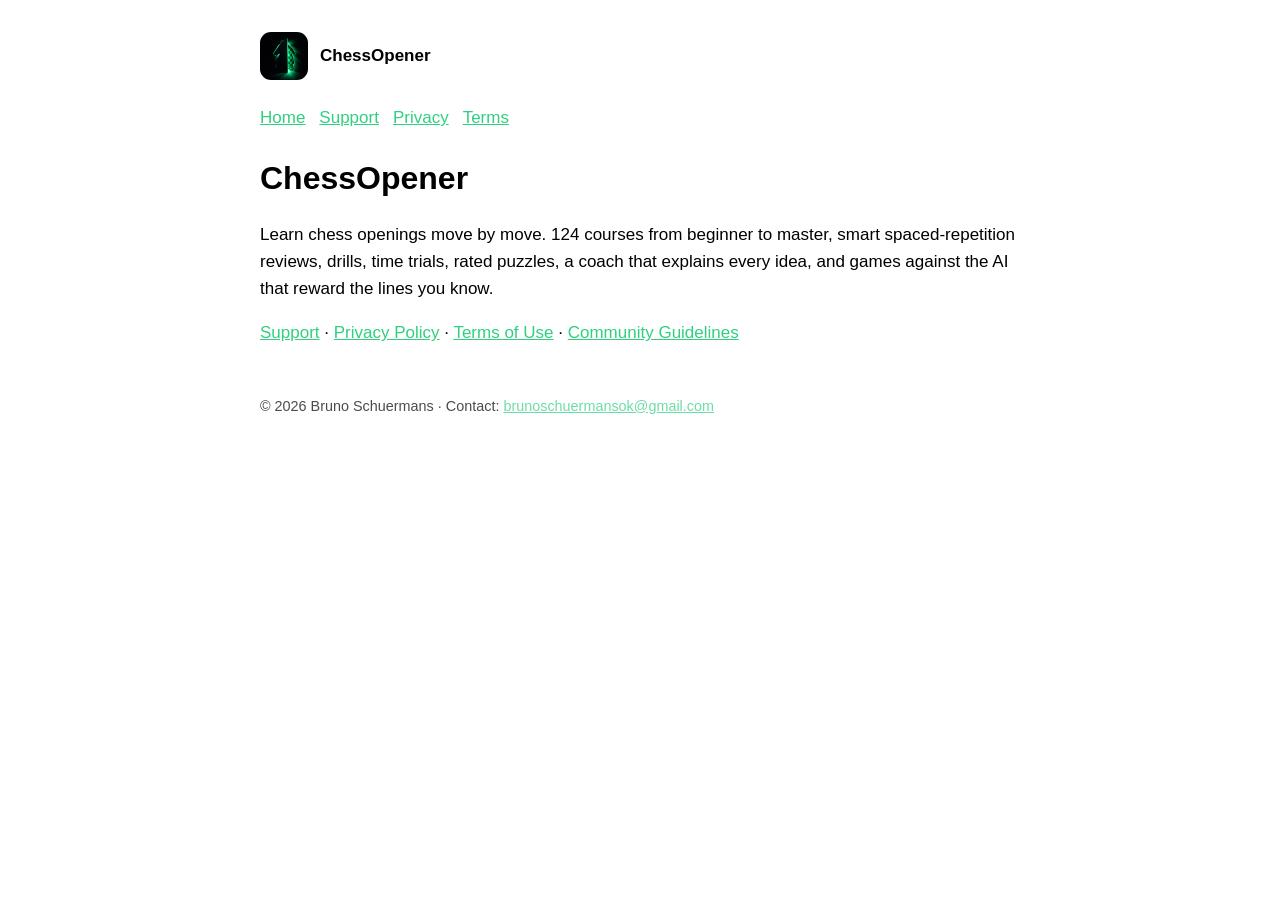
<file: index.html>
<!doctype html>
<html lang="en"><head><meta charset="utf-8"><meta name="viewport" content="width=device-width, initial-scale=1">
<title>Learn chess openings · ChessOpener</title><link rel="stylesheet" href="style.css"><link rel="icon" href="icon.png"></head>
<body><header><img src="icon.png" alt=""><strong>ChessOpener</strong></header>
<nav><a href="index.html">Home</a><a href="support.html">Support</a><a href="privacy.html">Privacy</a><a href="terms.html">Terms</a></nav>
<h1>ChessOpener</h1>
<p>Learn chess openings move by move. 124 courses from beginner to master, smart spaced-repetition reviews, drills, time trials, rated puzzles, a coach that explains every idea, and games against the AI that reward the lines you know.</p>
<p><a href="support.html">Support</a> · <a href="privacy.html">Privacy Policy</a> · <a href="terms.html">Terms of Use</a> · <a href="community-guidelines.html">Community Guidelines</a></p>
<footer>© 2026 Bruno Schuermans · Contact: <a href="mailto:brunoschuermansok@gmail.com">brunoschuermansok@gmail.com</a></footer></body></html>
</file>
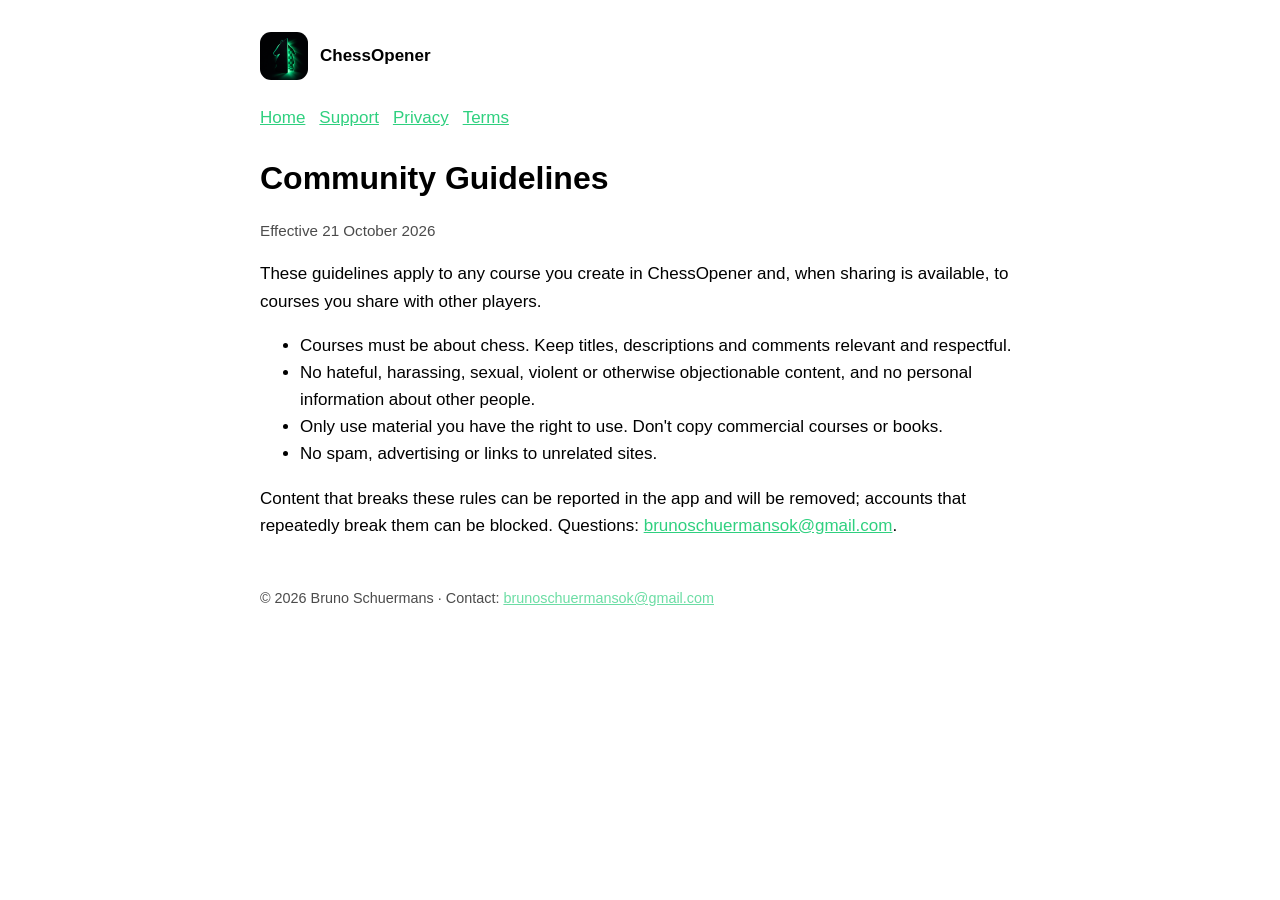
<file: community-guidelines.html>
<!doctype html>
<html lang="en"><head><meta charset="utf-8"><meta name="viewport" content="width=device-width, initial-scale=1">
<title>Community Guidelines · ChessOpener</title><link rel="stylesheet" href="style.css"><link rel="icon" href="icon.png"></head>
<body><header><img src="icon.png" alt=""><strong>ChessOpener</strong></header>
<nav><a href="index.html">Home</a><a href="support.html">Support</a><a href="privacy.html">Privacy</a><a href="terms.html">Terms</a></nav>
<h1>Community Guidelines</h1>
<p class="muted">Effective 21 October 2026</p>
<p>These guidelines apply to any course you create in ChessOpener and, when sharing is available, to courses you share with other players.</p>
<ul>
<li>Courses must be about chess. Keep titles, descriptions and comments relevant and respectful.</li>
<li>No hateful, harassing, sexual, violent or otherwise objectionable content, and no personal information about other people.</li>
<li>Only use material you have the right to use. Don't copy commercial courses or books.</li>
<li>No spam, advertising or links to unrelated sites.</li>
</ul>
<p>Content that breaks these rules can be reported in the app and will be removed; accounts that repeatedly break them can be blocked. Questions: <a href="mailto:brunoschuermansok@gmail.com">brunoschuermansok@gmail.com</a>.</p>
<footer>© 2026 Bruno Schuermans · Contact: <a href="mailto:brunoschuermansok@gmail.com">brunoschuermansok@gmail.com</a></footer></body></html>
</file>
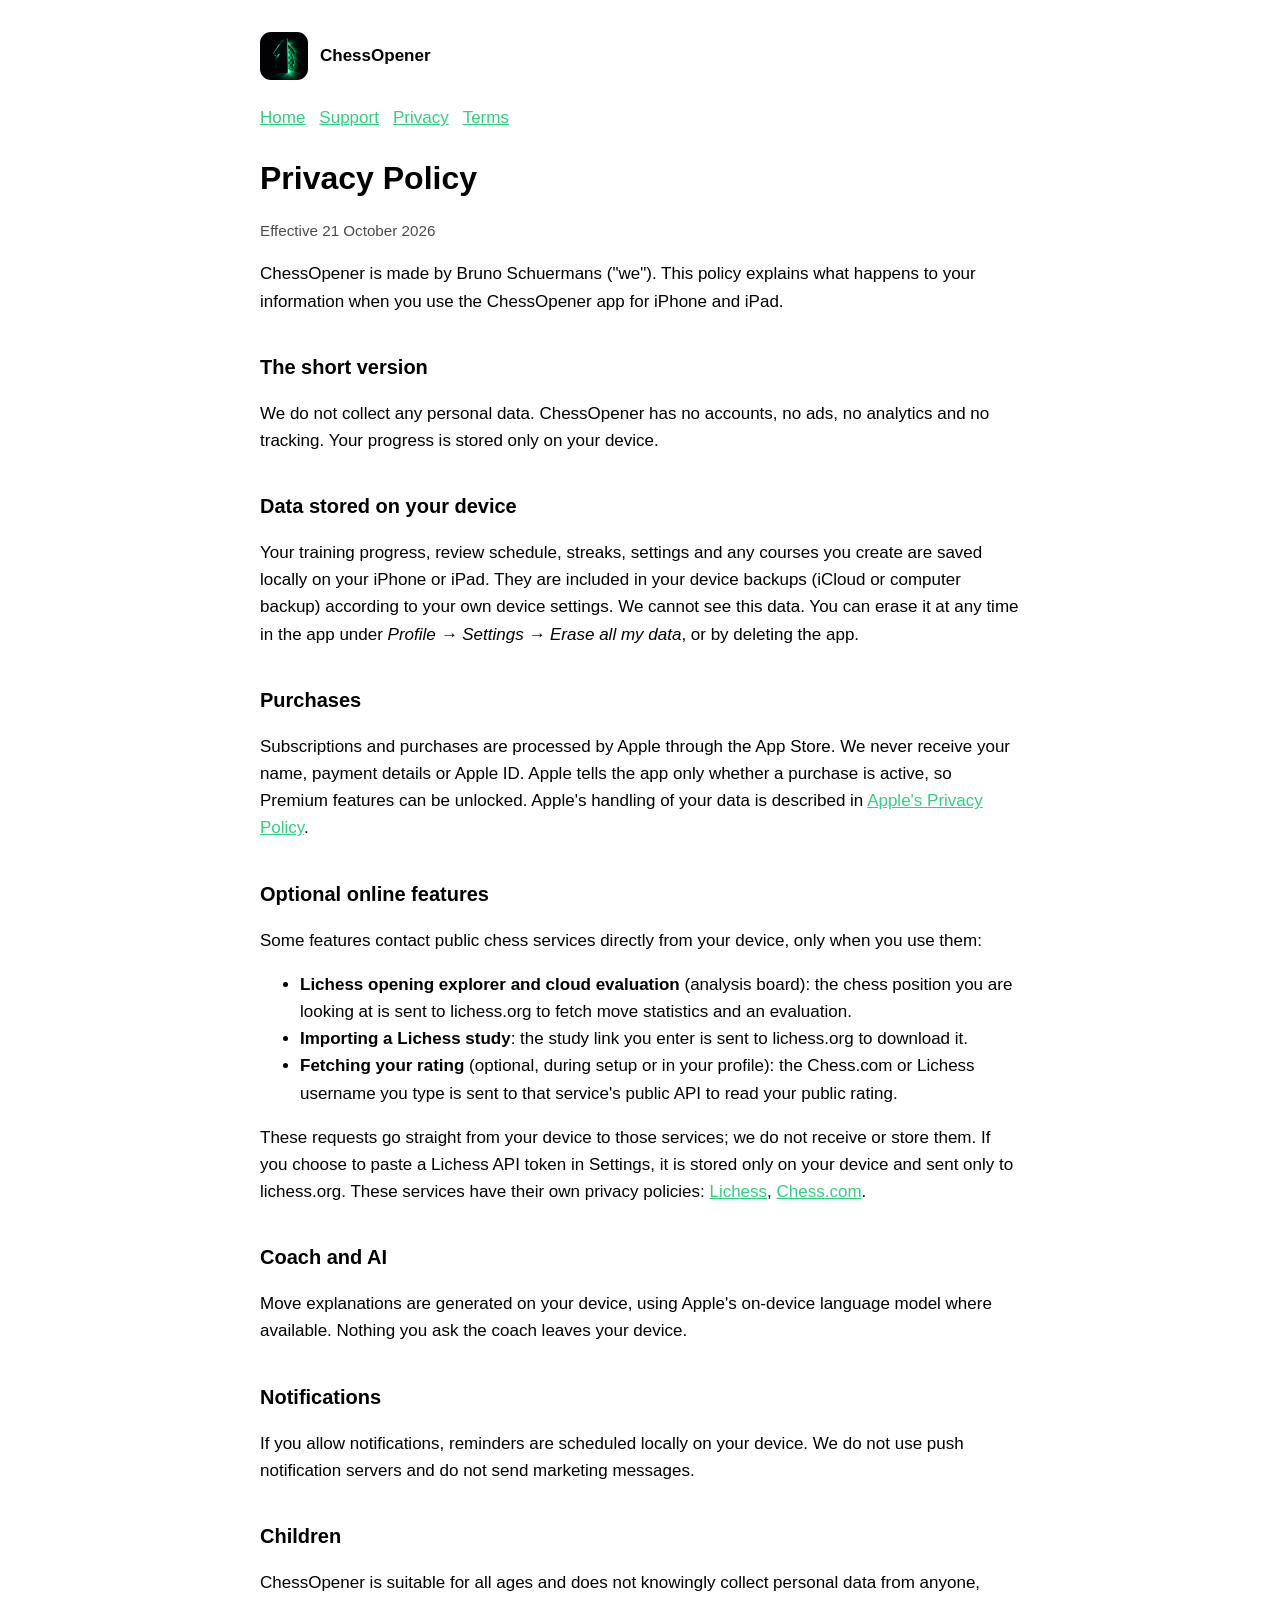
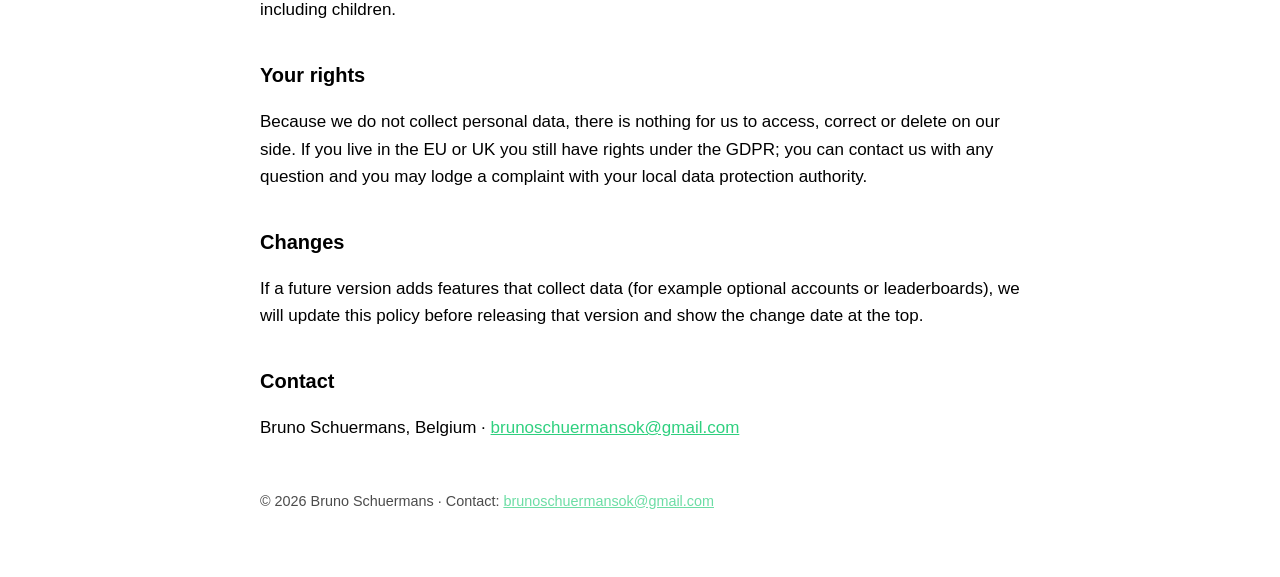
<file: privacy.html>
<!doctype html>
<html lang="en"><head><meta charset="utf-8"><meta name="viewport" content="width=device-width, initial-scale=1">
<title>Privacy Policy · ChessOpener</title><link rel="stylesheet" href="style.css"><link rel="icon" href="icon.png"></head>
<body><header><img src="icon.png" alt=""><strong>ChessOpener</strong></header>
<nav><a href="index.html">Home</a><a href="support.html">Support</a><a href="privacy.html">Privacy</a><a href="terms.html">Terms</a></nav>
<h1>Privacy Policy</h1>
<p class="muted">Effective 21 October 2026</p>
<p>ChessOpener is made by Bruno Schuermans ("we"). This policy explains what happens to your information when you use the ChessOpener app for iPhone and iPad.</p>

<h2>The short version</h2>
<p>We do not collect any personal data. ChessOpener has no accounts, no ads, no analytics and no tracking. Your progress is stored only on your device.</p>

<h2>Data stored on your device</h2>
<p>Your training progress, review schedule, streaks, settings and any courses you create are saved locally on your iPhone or iPad. They are included in your device backups (iCloud or computer backup) according to your own device settings. We cannot see this data. You can erase it at any time in the app under <em>Profile → Settings → Erase all my data</em>, or by deleting the app.</p>

<h2>Purchases</h2>
<p>Subscriptions and purchases are processed by Apple through the App Store. We never receive your name, payment details or Apple ID. Apple tells the app only whether a purchase is active, so Premium features can be unlocked. Apple's handling of your data is described in <a href="https://www.apple.com/legal/privacy/">Apple's Privacy Policy</a>.</p>

<h2>Optional online features</h2>
<p>Some features contact public chess services directly from your device, only when you use them:</p>
<ul>
<li><strong>Lichess opening explorer and cloud evaluation</strong> (analysis board): the chess position you are looking at is sent to lichess.org to fetch move statistics and an evaluation.</li>
<li><strong>Importing a Lichess study</strong>: the study link you enter is sent to lichess.org to download it.</li>
<li><strong>Fetching your rating</strong> (optional, during setup or in your profile): the Chess.com or Lichess username you type is sent to that service's public API to read your public rating.</li>
</ul>
<p>These requests go straight from your device to those services; we do not receive or store them. If you choose to paste a Lichess API token in Settings, it is stored only on your device and sent only to lichess.org. These services have their own privacy policies: <a href="https://lichess.org/privacy">Lichess</a>, <a href="https://www.chess.com/legal/privacy">Chess.com</a>.</p>

<h2>Coach and AI</h2>
<p>Move explanations are generated on your device, using Apple's on-device language model where available. Nothing you ask the coach leaves your device.</p>

<h2>Notifications</h2>
<p>If you allow notifications, reminders are scheduled locally on your device. We do not use push notification servers and do not send marketing messages.</p>

<h2>Children</h2>
<p>ChessOpener is suitable for all ages and does not knowingly collect personal data from anyone, including children.</p>

<h2>Your rights</h2>
<p>Because we do not collect personal data, there is nothing for us to access, correct or delete on our side. If you live in the EU or UK you still have rights under the GDPR; you can contact us with any question and you may lodge a complaint with your local data protection authority.</p>

<h2>Changes</h2>
<p>If a future version adds features that collect data (for example optional accounts or leaderboards), we will update this policy before releasing that version and show the change date at the top.</p>

<h2>Contact</h2>
<p>Bruno Schuermans, Belgium · <a href="mailto:brunoschuermansok@gmail.com">brunoschuermansok@gmail.com</a></p>
<footer>© 2026 Bruno Schuermans · Contact: <a href="mailto:brunoschuermansok@gmail.com">brunoschuermansok@gmail.com</a></footer></body></html>
</file>
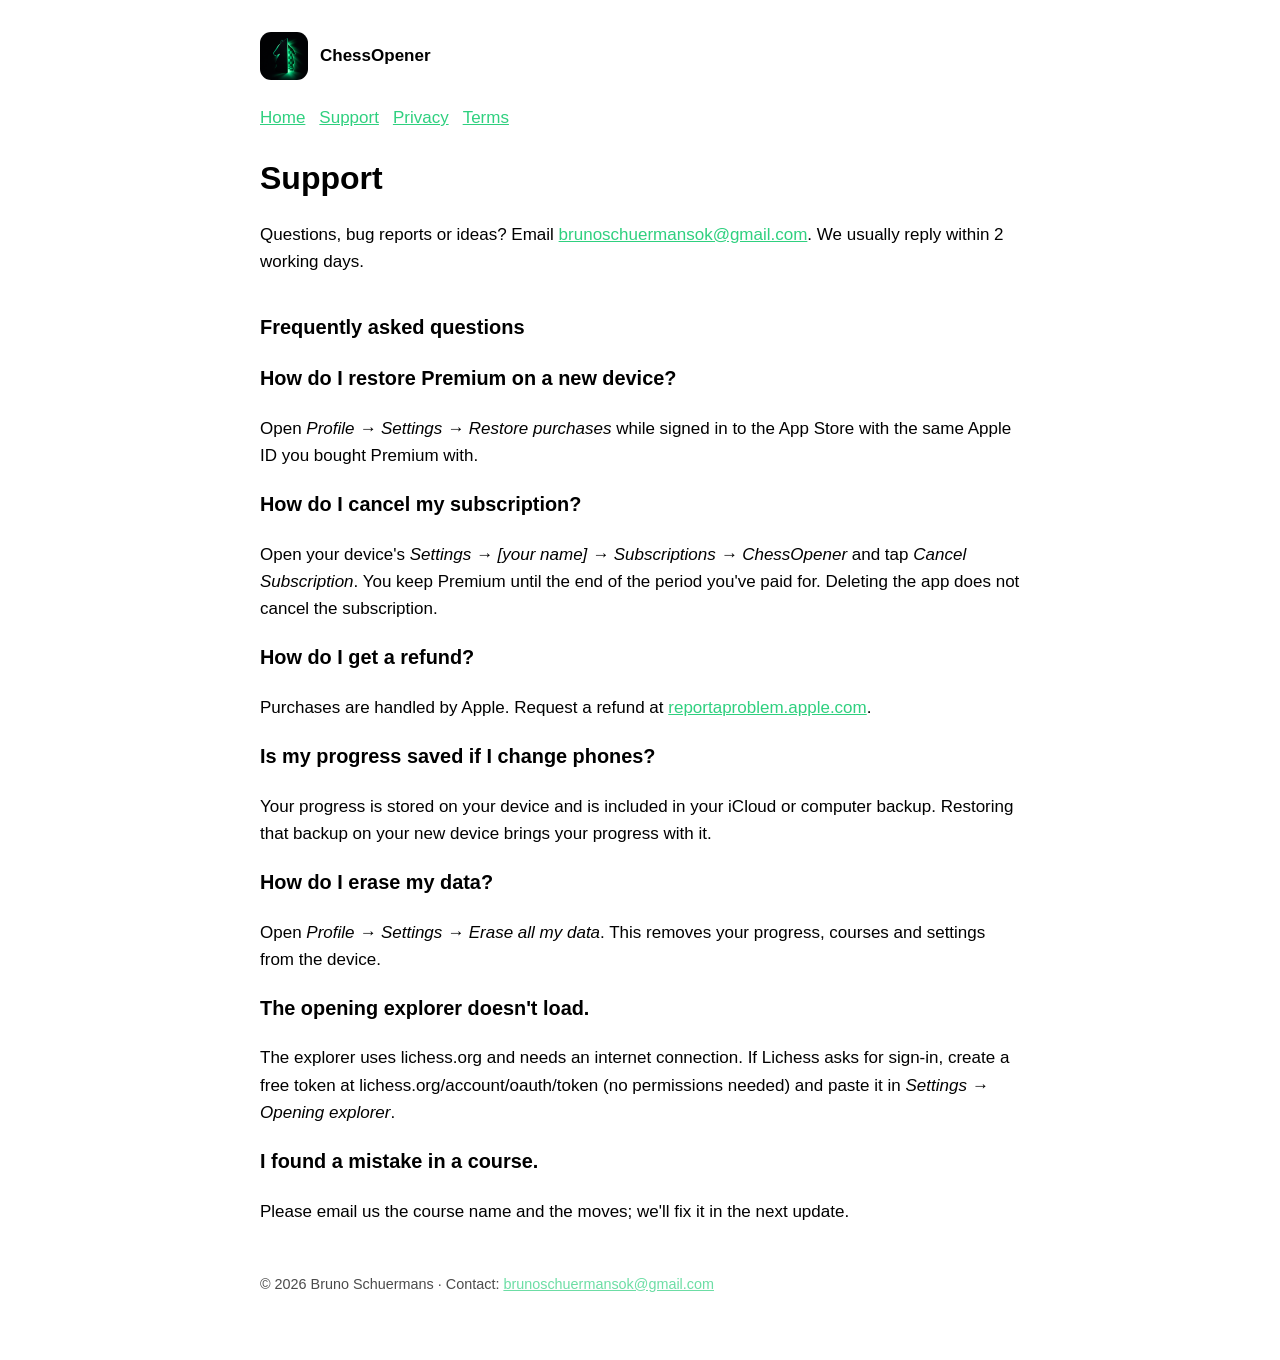
<file: support.html>
<!doctype html>
<html lang="en"><head><meta charset="utf-8"><meta name="viewport" content="width=device-width, initial-scale=1">
<title>Support · ChessOpener</title><link rel="stylesheet" href="style.css"><link rel="icon" href="icon.png"></head>
<body><header><img src="icon.png" alt=""><strong>ChessOpener</strong></header>
<nav><a href="index.html">Home</a><a href="support.html">Support</a><a href="privacy.html">Privacy</a><a href="terms.html">Terms</a></nav>
<h1>Support</h1>
<p>Questions, bug reports or ideas? Email <a href="mailto:brunoschuermansok@gmail.com">brunoschuermansok@gmail.com</a>. We usually reply within 2 working days.</p>

<h2>Frequently asked questions</h2>
<h3>How do I restore Premium on a new device?</h3>
<p>Open <em>Profile → Settings → Restore purchases</em> while signed in to the App Store with the same Apple ID you bought Premium with.</p>
<h3>How do I cancel my subscription?</h3>
<p>Open your device's <em>Settings → [your name] → Subscriptions → ChessOpener</em> and tap <em>Cancel Subscription</em>. You keep Premium until the end of the period you've paid for. Deleting the app does not cancel the subscription.</p>
<h3>How do I get a refund?</h3>
<p>Purchases are handled by Apple. Request a refund at <a href="https://reportaproblem.apple.com">reportaproblem.apple.com</a>.</p>
<h3>Is my progress saved if I change phones?</h3>
<p>Your progress is stored on your device and is included in your iCloud or computer backup. Restoring that backup on your new device brings your progress with it.</p>
<h3>How do I erase my data?</h3>
<p>Open <em>Profile → Settings → Erase all my data</em>. This removes your progress, courses and settings from the device.</p>
<h3>The opening explorer doesn't load.</h3>
<p>The explorer uses lichess.org and needs an internet connection. If Lichess asks for sign-in, create a free token at lichess.org/account/oauth/token (no permissions needed) and paste it in <em>Settings → Opening explorer</em>.</p>
<h3>I found a mistake in a course.</h3>
<p>Please email us the course name and the moves; we'll fix it in the next update.</p>
<footer>© 2026 Bruno Schuermans · Contact: <a href="mailto:brunoschuermansok@gmail.com">brunoschuermansok@gmail.com</a></footer></body></html>
</file>
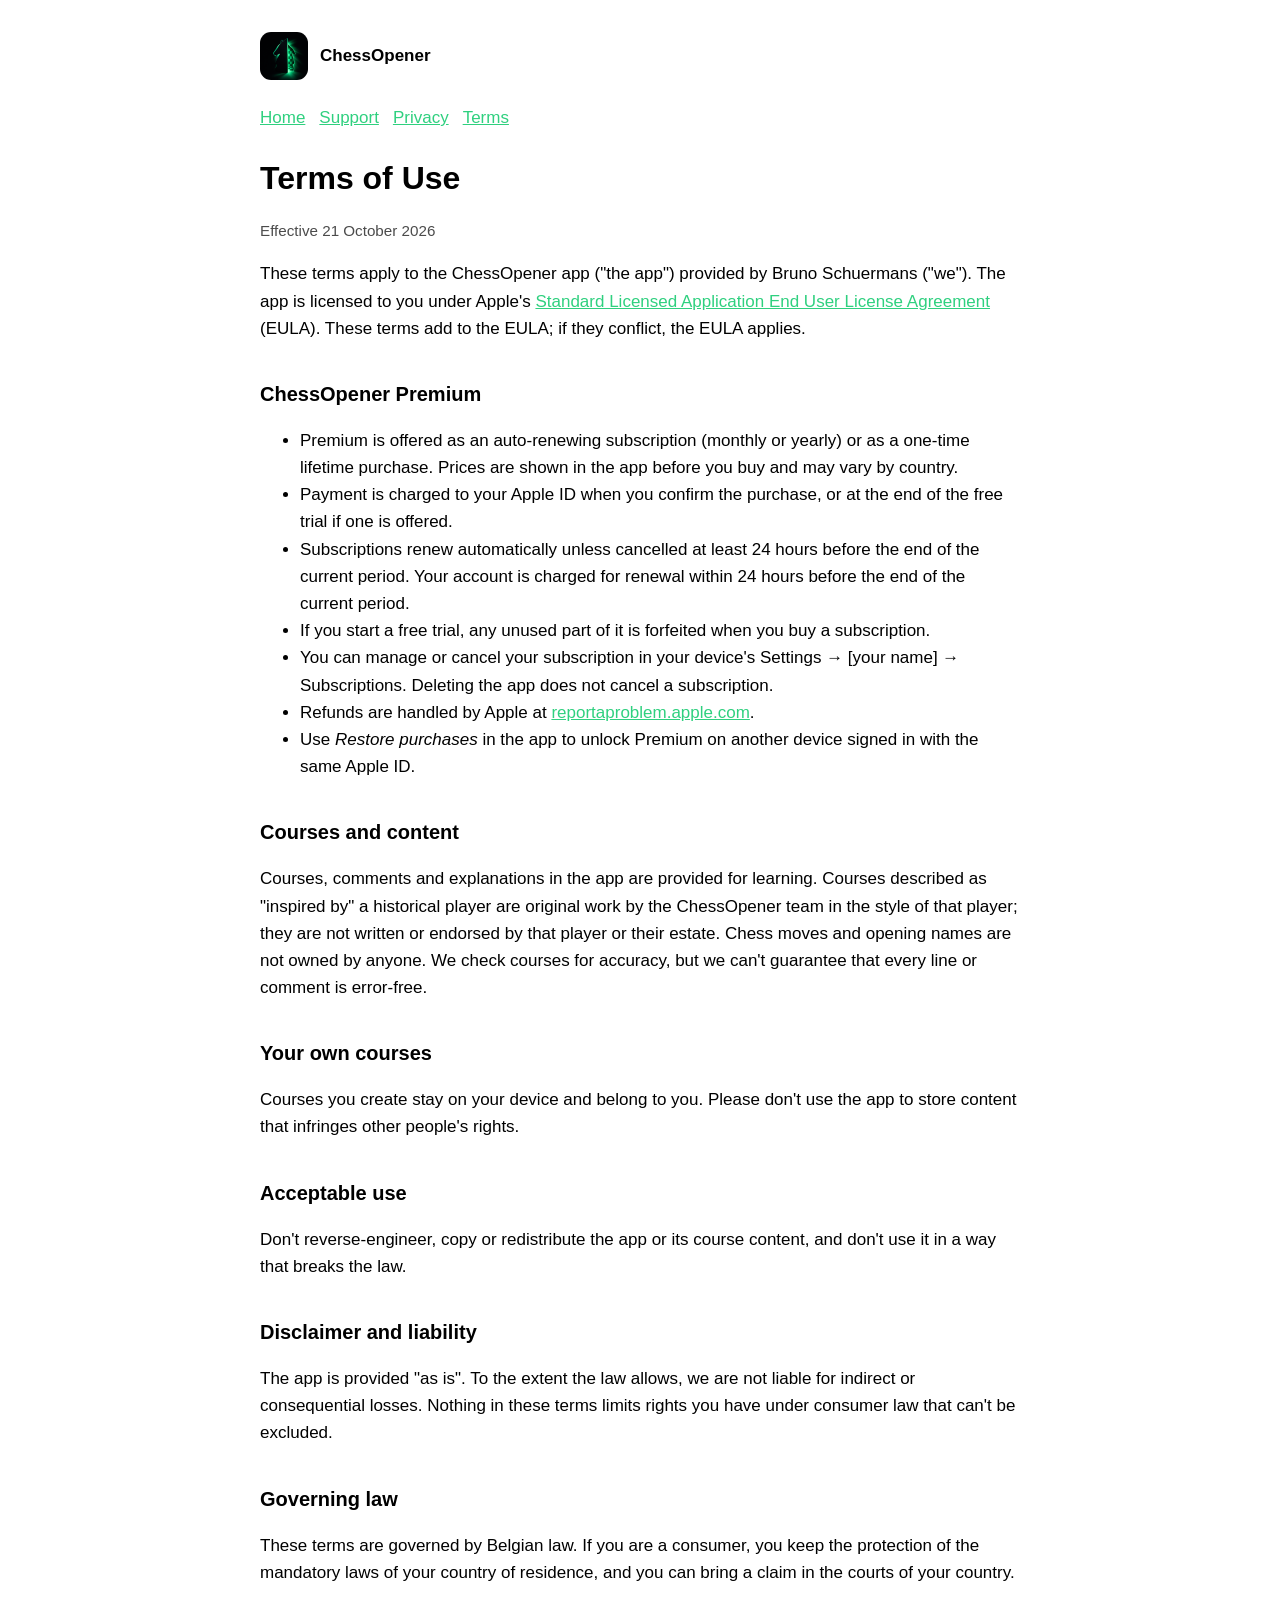
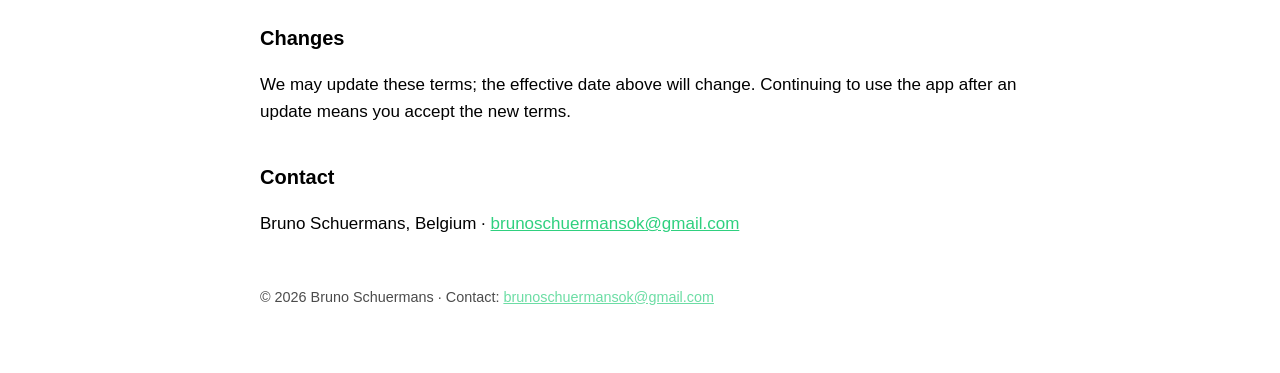
<file: terms.html>
<!doctype html>
<html lang="en"><head><meta charset="utf-8"><meta name="viewport" content="width=device-width, initial-scale=1">
<title>Terms of Use · ChessOpener</title><link rel="stylesheet" href="style.css"><link rel="icon" href="icon.png"></head>
<body><header><img src="icon.png" alt=""><strong>ChessOpener</strong></header>
<nav><a href="index.html">Home</a><a href="support.html">Support</a><a href="privacy.html">Privacy</a><a href="terms.html">Terms</a></nav>
<h1>Terms of Use</h1>
<p class="muted">Effective 21 October 2026</p>
<p>These terms apply to the ChessOpener app ("the app") provided by Bruno Schuermans ("we"). The app is licensed to you under Apple's <a href="https://www.apple.com/legal/internet-services/itunes/dev/stdeula/">Standard Licensed Application End User License Agreement</a> (EULA). These terms add to the EULA; if they conflict, the EULA applies.</p>

<h2>ChessOpener Premium</h2>
<ul>
<li>Premium is offered as an auto-renewing subscription (monthly or yearly) or as a one-time lifetime purchase. Prices are shown in the app before you buy and may vary by country.</li>
<li>Payment is charged to your Apple ID when you confirm the purchase, or at the end of the free trial if one is offered.</li>
<li>Subscriptions renew automatically unless cancelled at least 24 hours before the end of the current period. Your account is charged for renewal within 24 hours before the end of the current period.</li>
<li>If you start a free trial, any unused part of it is forfeited when you buy a subscription.</li>
<li>You can manage or cancel your subscription in your device's Settings → [your name] → Subscriptions. Deleting the app does not cancel a subscription.</li>
<li>Refunds are handled by Apple at <a href="https://reportaproblem.apple.com">reportaproblem.apple.com</a>.</li>
<li>Use <em>Restore purchases</em> in the app to unlock Premium on another device signed in with the same Apple ID.</li>
</ul>

<h2>Courses and content</h2>
<p>Courses, comments and explanations in the app are provided for learning. Courses described as "inspired by" a historical player are original work by the ChessOpener team in the style of that player; they are not written or endorsed by that player or their estate. Chess moves and opening names are not owned by anyone. We check courses for accuracy, but we can't guarantee that every line or comment is error-free.</p>

<h2>Your own courses</h2>
<p>Courses you create stay on your device and belong to you. Please don't use the app to store content that infringes other people's rights.</p>

<h2>Acceptable use</h2>
<p>Don't reverse-engineer, copy or redistribute the app or its course content, and don't use it in a way that breaks the law.</p>

<h2>Disclaimer and liability</h2>
<p>The app is provided "as is". To the extent the law allows, we are not liable for indirect or consequential losses. Nothing in these terms limits rights you have under consumer law that can't be excluded.</p>

<h2>Governing law</h2>
<p>These terms are governed by Belgian law. If you are a consumer, you keep the protection of the mandatory laws of your country of residence, and you can bring a claim in the courts of your country.</p>

<h2>Changes</h2>
<p>We may update these terms; the effective date above will change. Continuing to use the app after an update means you accept the new terms.</p>

<h2>Contact</h2>
<p>Bruno Schuermans, Belgium · <a href="mailto:brunoschuermansok@gmail.com">brunoschuermansok@gmail.com</a></p>
<footer>© 2026 Bruno Schuermans · Contact: <a href="mailto:brunoschuermansok@gmail.com">brunoschuermansok@gmail.com</a></footer></body></html>
</file>
<file: style.css>
:root { color-scheme: light dark; --accent: #2FD07F; }
body { font: 17px/1.6 -apple-system, BlinkMacSystemFont, "Segoe UI", Roboto, sans-serif; max-width: 760px; margin: 0 auto; padding: 32px 20px 64px; }
h1 { font-size: 2rem; margin-bottom: .2em; } h2 { margin-top: 1.8em; font-size: 1.25rem; }
a { color: var(--accent); } .muted { opacity: .7; font-size: .95rem; }
header { display: flex; align-items: center; gap: 12px; margin-bottom: 24px; } header img { width: 48px; height: 48px; border-radius: 11px; }
nav a { margin-right: 14px; } footer { margin-top: 48px; font-size: .9rem; opacity: .7; }
</file>
